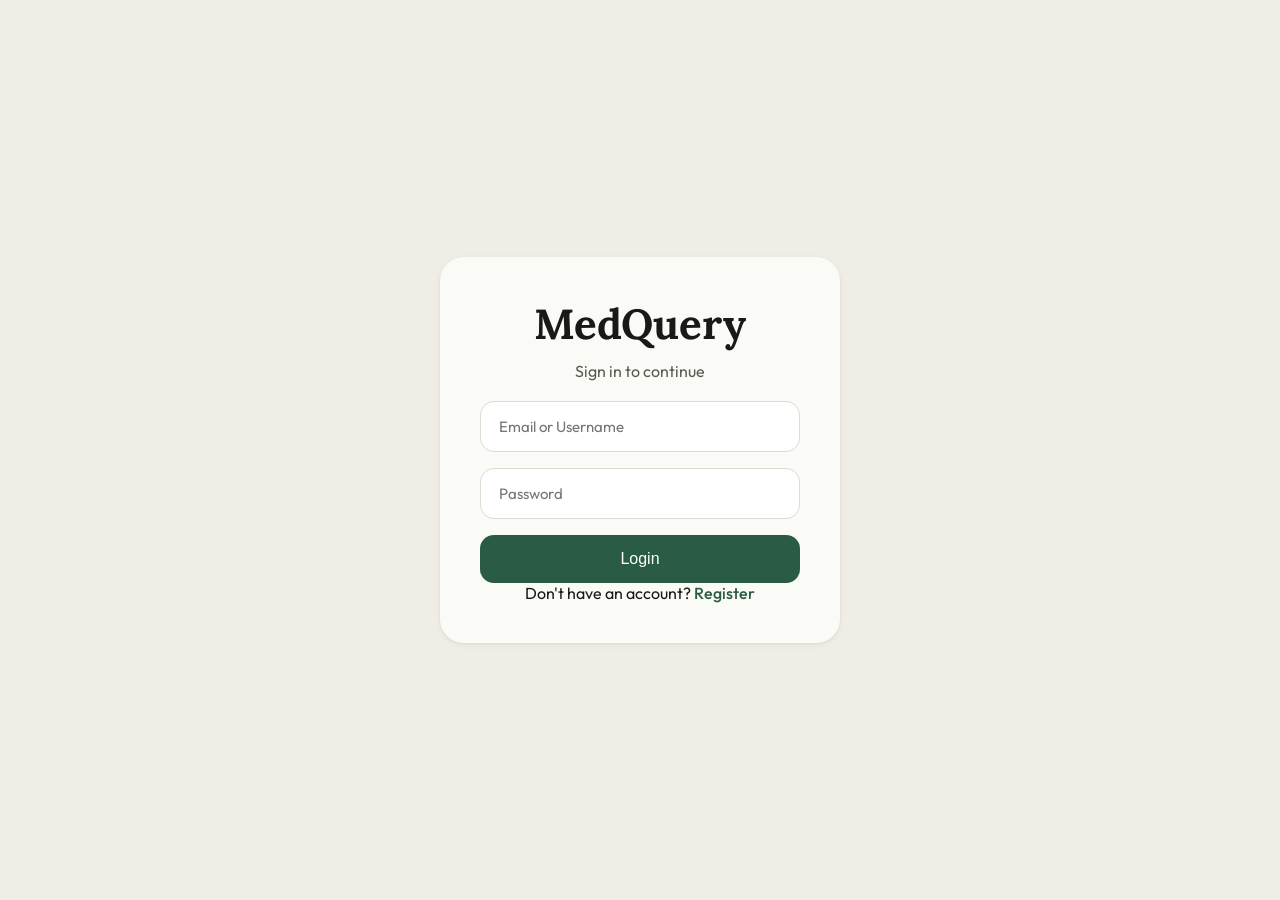
<file: frontend/index.html>
<!DOCTYPE html>
<html lang="en">
<head>
  <meta charset="UTF-8">
  <meta name="viewport"
        content="width=device-width, initial-scale=1.0">

  <title>MedQuery — Medical Assistant</title>

  <link rel="preconnect"
        href="https://fonts.googleapis.com">

  <link
    href="https://fonts.googleapis.com/css2?family=Lora:ital,wght@0,400;0,500;1,400&family=Outfit:wght@300;400;500;600&display=swap"
    rel="stylesheet"
  >

  <link rel="stylesheet" href="styles.css">
</head>

<body>

<!-- HEADER -->
<header>

  <div class="logo">
    <div class="logo-mark">

      <svg viewBox="0 0 20 20">
        <path
          d="M10 2v16M6 6h8M6 10h8M7 14h6"
          stroke="white"
          stroke-width="1.8"
          stroke-linecap="round"
          fill="none"
        />
      </svg>

    </div>

    <span class="logo-text">
      Med<em>Query</em>
    </span>
  </div>

  <div class="status-pill">

    <div
      class="status-dot"
      id="status-dot">
    </div>

    <span id="status-label">
      Connecting...
    </span>

  </div>

  <button
    class="logout-btn"
    onclick="logout()">

    Logout

  </button>

</header>


<!-- MAIN -->
<main class="main-layout">


  <!-- SIDEBAR -->
  <div class="sidebar">

    <button
      class="new-chat-btn">

      + New Chat

    </button>


    <button
      class="upload-report-btn"
      id="upload-report-btn">

      📄 Upload Report

    </button>


    <input
      type="file"
      id="report-file"
      accept=".pdf"
      hidden
    >


    <h3 class="sidebar-title">
      💬 Chats
    </h3>

    <div
      class="conversation-list"
      id="conversation-list">

    </div>


    <h3 class="sidebar-title">
        📄Reports
    </h3>

    <div
      class="report-list"
      id="report-list">

    </div>

  </div>


  <!-- CHAT SECTION -->
  <div class="chat-section">

    <div
      class="chat-window"
      id="chat-window">

      <!-- Welcome -->
      <div
        class="welcome"
        id="welcome-msg">

        <div class="welcome-icon">

          <svg viewBox="0 0 24 24">
            <path d="M12 2C6.48 2 2 6.48 2 12s4.48 10 10 10 10-4.48
                     10-10S17.52 2 12 2zm1 15h-2v-6h2v6zm0-8h-2V7h2v2z"/>
          </svg>

        </div>

        <h2>
          Ask a medical question
        </h2>

        <p>
          Get clear, knowledge-base answers on symptoms,
          treatments, causes, and more.
        </p>


        <div class="sample-chips">

          <button
            class="chip"
            onclick="sendSample('What are the symptoms of Alzheimer\'s disease?')">

            Symptoms of Alzheimer's?

          </button>


          <button
            class="chip"
            onclick="sendSample('How is type 2 diabetes treated?')">

            Treating type 2 diabetes

          </button>


          <button
            class="chip"
            onclick="sendSample('What causes hypertension?')">

            Causes of hypertension

          </button>


          <button
            class="chip"
            onclick="sendSample('How can I prevent heart disease?')">

            Preventing heart disease

          </button>


          <button
            class="chip"
            onclick="sendSample('What is the prognosis for breast cancer?')">

            Breast cancer prognosis

          </button>

        </div>

      </div>

    </div>


    <p class="disclaimer">

      For informational purposes only —
      not a substitute for professional medical advice.

    </p>


    <div class="input-row">

      <textarea
        id="question-input"
        placeholder="Ask a medical question…"
        rows="1">

      </textarea>


      <button id="send-btn">

        <svg viewBox="0 0 20 20">

          <path
            d="M2.94 2.06l16 8-16 8V12l11.5-2L2.94 8V2.06z"/>

        </svg>

      </button>

    </div>

  </div>

</main>


<!-- FOOTER -->
<footer>

  MedQuery · Powered by BioBERT + MiniLM + FAISS

</footer>


<script src="app.js"></script>

</body>
</html>
</file>
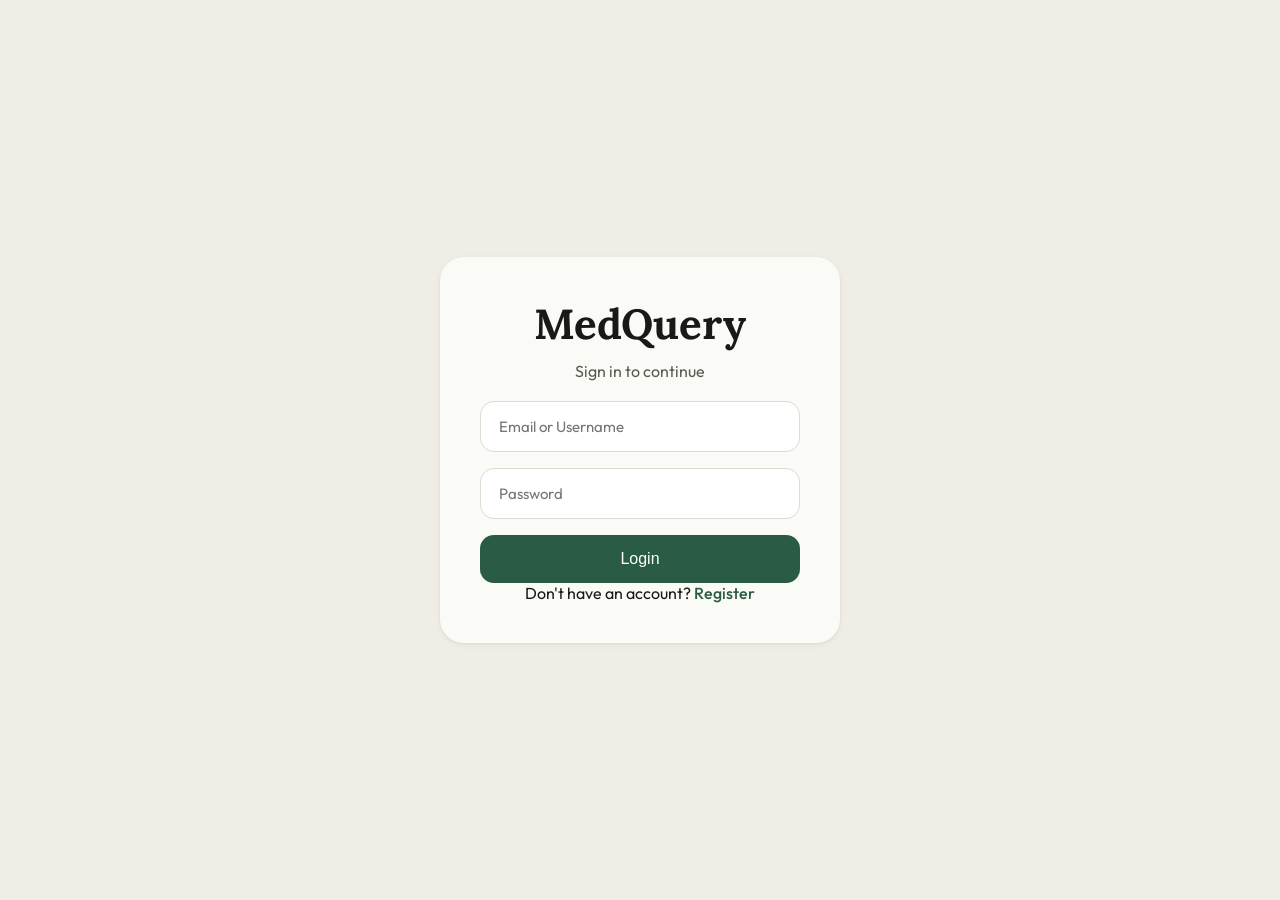
<file: frontend/login.html>
<!DOCTYPE html>
<html>
<head>
    <title>Login - MedQuery</title>
    <link rel="stylesheet" href="styles.css">
</head>
<body>

<div class="auth-container">
    <h1>MedQuery</h1>
    <p style="text-align:center;margin-bottom:20px;color:#5C5952;">
    Sign in to continue
    </p>

    <input
        type="text"
        id="login"
        placeholder="Email or Username"
    >

    <input
        type="password"
        id="password"
        placeholder="Password"
    >

    <button onclick="handleLogin()">
        Login
    </button>

    <p>
        Don't have an account?
        <a href="register.html">Register</a>
    </p>
</div>

<script src="auth.js"></script>

<script>
async function handleLogin() {

    const login =
        document.getElementById("login").value;

    const password =
        document.getElementById("password").value;

    const result =
        await loginUser(login, password);

    if(result.access_token){

        localStorage.setItem(
            "token",
            result.access_token
        );

        window.location.href =
            "index.html";

    } else {

        alert(
            result.detail ||
            "Login failed"
        );

    }
}
</script>

</body>
</html>
</file>
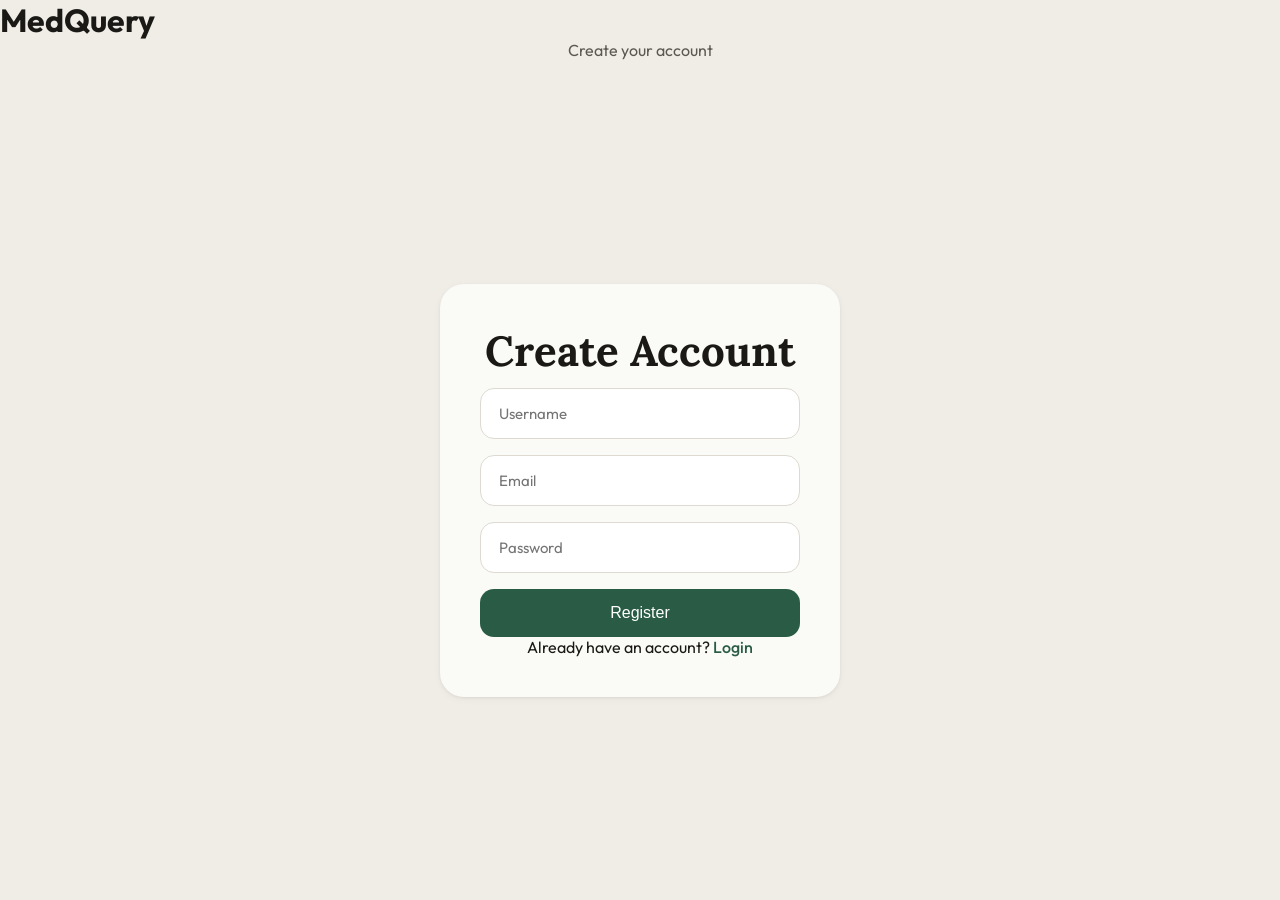
<file: frontend/register.html>
<!DOCTYPE html>
<html>
<head>
    <h1>MedQuery</h1>
<p style="text-align:center;margin-bottom:20px;color:#5C5952;">
    Create your account
</p>
    <link rel="stylesheet" href="styles.css">
</head>
<body>

<div class="auth-container">

    <h1>Create Account</h1>

    <input type="text"
           id="username"
           placeholder="Username">

    <input type="email"
           id="email"
           placeholder="Email">

    <input type="password"
           id="password"
           placeholder="Password">

    <button onclick="handleRegister()">
        Register
    </button>

    <p>
        Already have an account?
        <a href="login.html">Login</a>
    </p>

</div>

<script src="auth.js"></script>

<script>

async function handleRegister(){

    const username =
        document.getElementById("username").value;

    const email =
        document.getElementById("email").value;

    const password =
        document.getElementById("password").value;

    const result =
        await registerUser(
            username,
            email,
            password
        );

    if(result.message){

        alert(
            "Registration successful!"
        );

        window.location.href =
            "login.html";

    } else {

        alert(
            result.detail ||
            "Registration failed"
        );

    }
}
</script>

</body>
</html>
</file>
<file: frontend/styles.css>
@import url('https://fonts.googleapis.com/css2?family=Lora:wght@400;500&family=Outfit:wght@300;400;500;600&display=swap');

*{
    margin:0;
    padding:0;
    box-sizing:border-box;
}

:root{
    --bg:#F0EDE6;
    --surface:#FAFAF7;
    --surface-2:#EDEAE2;
    --border:#DEDAD1;
    --text-primary:#1A1916;
    --text-secondary:#5C5952;
    --text-muted:#9E9A92;

    --accent:#2A5C45;
    --accent-hover:#234E3B;
    --accent-light:#D4EAE0;

    --user-bubble:#2A5C45;

    --shadow-sm:
        0 1px 3px rgba(0,0,0,.06),
        0 2px 8px rgba(0,0,0,.04);

    --radius:18px;
}

html,
body{
    height:100%;
}

body{
    font-family:'Outfit',sans-serif;
    background:var(--bg);
    color:var(--text-primary);

    min-height:100vh;

    display:flex;
    flex-direction:column;
}

/* HEADER */

header{
    height:64px;
    padding:0 28px;
    display:flex;
    justify-content:space-between;
    align-items:center;
    background:var(--surface);
    border-bottom:1px solid var(--border);
}

.header-right{
    display:flex;
    gap:14px;
    align-items:center;
}

.logo{
    display:flex;
    align-items:center;
    gap:10px;
}

.logo-mark{
    width:36px;
    height:36px;
    background:var(--accent);
    border-radius:12px;
    display:flex;
    justify-content:center;
    align-items:center;
}

.logo-mark svg{
    width:18px;
    height:18px;
}

.logo-text{
    font-family:'Lora',serif;
    font-size:20px;
}

.logo-text em{
    color:var(--accent);
}

/* STATUS */

.status-pill{
    display:flex;
    align-items:center;
    gap:6px;
    padding:6px 12px;
    border-radius:20px;
    background:white;
    border:1px solid var(--border);
}

.status-dot{
    width:8px;
    height:8px;
    border-radius:50%;
    background:#bbb;
}

.status-dot.online{
    background:var(--accent);
}

/* MAIN */

.main-layout{
    height:calc(100vh - 64px);
    display:flex;
    gap:20px;
    padding:20px;
}

/* SIDEBAR */

.sidebar{
    width:26%;
    min-width:240px;
    max-width:300px;

    background:var(--surface);
    border-radius:20px;

    padding:18px;

    display:flex;
    flex-direction:column;

    overflow-y:auto;

    box-shadow:var(--shadow-sm);
}
.new-chat-btn{
    border:none;
    background:var(--accent);
    color:white;

    padding:14px;

    border-radius:14px;

    cursor:pointer;

    margin-bottom:20px;

    font-size:15px;
}

.new-chat-btn:hover{
    background:var(--accent-hover);
}

.conversation-list{
    display:flex;
    flex-direction:column;
    gap:10px;

    margin-bottom:20px;
}

.conversation-item{

    padding:14px;

    background:var(--surface-2);

    border-radius:14px;

    cursor:pointer;

    font-size:14px;

    color:var(--text-primary);

    transition:.2s;

    word-break: break-word;

    line-height:1.5;

}

.conversation-item:hover{

    background:var(--accent-light);

    transform:translateX(4px);

}

.conversation-item:hover{
    background:var(--accent-light);
}

/* CHAT AREA */

.chat-section{
    flex:1;

    display:flex;
    flex-direction:column;

    gap:16px;
}

.chat-window{
    flex:1;

    background:var(--surface);

    border-radius:20px;

    padding:28px;

    overflow-y:auto;

    box-shadow:var(--shadow-sm);

    display:flex;
    flex-direction:column;
    gap:18px;
}

/* WELCOME */

.welcome{
    margin:auto;

    text-align:center;

    max-width:550px;

    display:flex;
    flex-direction:column;

    gap:20px;
}

.welcome-icon{
    width:60px;
    height:60px;

    border-radius:18px;

    background:var(--accent-light);

    margin:auto;

    display:flex;
    justify-content:center;
    align-items:center;
}

.welcome-icon svg{
    width:28px;
    fill:var(--accent);
}

.welcome h2{
    font-family:'Lora',serif;
    font-size:28px;
}

.welcome p{
    color:var(--text-secondary);
}

/* CHIPS */

.sample-chips{
    display:flex;
    flex-wrap:wrap;
    justify-content:center;
    gap:10px;
}

.chip{
    border:none;

    background:var(--surface-2);

    padding:10px 14px;

    border-radius:20px;

    cursor:pointer;
}

.chip{

    transition:.2s;

}

.chip:hover{

    background:var(--accent-light);

    transform:translateY(-2px);

}

/* MESSAGE */

.msg{
    display:flex;
    gap:10px;
}

.msg.user{
    flex-direction:row-reverse;
}

.avatar{
    width:32px;
    height:32px;

    border-radius:10px;

    display:flex;
    justify-content:center;
    align-items:center;

    font-size:12px;
}

.msg.user .avatar{
    background:var(--accent);
    color:white;
}

.msg.bot .avatar{
    background:var(--surface-2);
}
.msg.bot .bubble{

    background:white;

    border:1px solid var(--border);

}

.bubble{
    max-width:75%;

    padding:14px 18px;

    border-radius:16px;

    line-height:1.7;
}

.msg.user .bubble{
    background:var(--user-bubble);
    color:white;
}

.msg.bot .bubble{
    background:white;
}

/* INPUT */

.input-row{
    background:var(--surface);

    border-radius:20px;

    padding:12px;

    display:flex;

    gap:14px;

    box-shadow:var(--shadow-sm);
}

#question-input{
    flex:1;

    border:none;
    outline:none;

    resize:none;

    background:none;

    font-size:15px;

    font-family:'Outfit',sans-serif;
}

#send-btn{
    width:48px;
    height:48px;

    border:none;

    border-radius:14px;

    background:var(--accent);

    cursor:pointer;
}

#send-btn svg{
    width:18px;
    fill:white;
}

/* LOGOUT */

.logout-btn{
    border:1px solid var(--border);
    background:white;

    padding:10px 16px;

    border-radius:12px;

    cursor:pointer;
}

.logout-btn:hover{
    background:#fff3f1;
}
/* ================= AUTH PAGES ================= */

.auth-container{
    width:400px;
    max-width:90%;

    background:var(--surface);

    padding:40px;

    border-radius:24px;

    box-shadow:var(--shadow-sm);

    margin:auto;
}

.auth-container h1{
    text-align:center;

    font-family:'Lora',serif;

    font-size:42px;

    margin-bottom:10px;
}

.auth-container p{
    text-align:center;
}

.auth-container input{

    width:100%;

    padding:15px 18px;

    margin-bottom:16px;

    border:1px solid var(--border);

    border-radius:14px;

    background:white;

    outline:none;

    font-size:15px;

    font-family:'Outfit',sans-serif;
}

.auth-container input:focus{

    border-color:var(--accent);

}

.auth-container button{

    width:100%;

    padding:15px;

    border:none;

    background:var(--accent);

    color:white;

    font-size:16px;

    border-radius:14px;

    cursor:pointer;

    transition:.2s;
}

.auth-container button:hover{

    background:var(--accent-hover);

}

.auth-container a{

    color:var(--accent);

    text-decoration:none;

    font-weight:500;

}

.auth-container a:hover{

    text-decoration:underline;

}
.sidebar-title{

    display:flex;

    align-items:center;

    gap:10px;

    font-size:18px;

    font-weight:600;

    margin-top:12px;

    margin-bottom:16px;

}
.report-list{
    display:flex;
    flex-direction:column;
    gap:12px;

    margin-top:12px;
}
.conversation-list::-webkit-scrollbar,
.report-list::-webkit-scrollbar,
.chat-window::-webkit-scrollbar{

    width:5px;

}

.conversation-list::-webkit-scrollbar-thumb,
.report-list::-webkit-scrollbar-thumb,
.chat-window::-webkit-scrollbar-thumb{

    background:var(--border);

    border-radius:20px;

}   
footer{

    height:40px;

    display:flex;

    justify-content:center;

    align-items:center;

    color:var(--text-muted);

    font-size:13px;

}
.upload-report-btn{

    background:white;

    border:2px dashed #87A98D;

    border-radius:18px;

    padding:18px;

    margin-bottom:25px;

    cursor:pointer;

    transition:.25s;

    text-align:left;

    font-family:'Outfit',sans-serif;

    color:var(--text-primary);

    line-height:1.6;

}

.upload-report-btn:hover{

    background:#F7FBF8;

    border-color:var(--accent);

}
.report-item{

    background:var(--surface-2);

    padding:14px;

    border-radius:16px;

    display:flex;

    align-items:flex-start;

    gap:10px;

    transition:.2s;

    cursor:pointer;

}

.report-item:hover{

    background:var(--accent-light);

    transform:translateX(4px);

}
</file>
